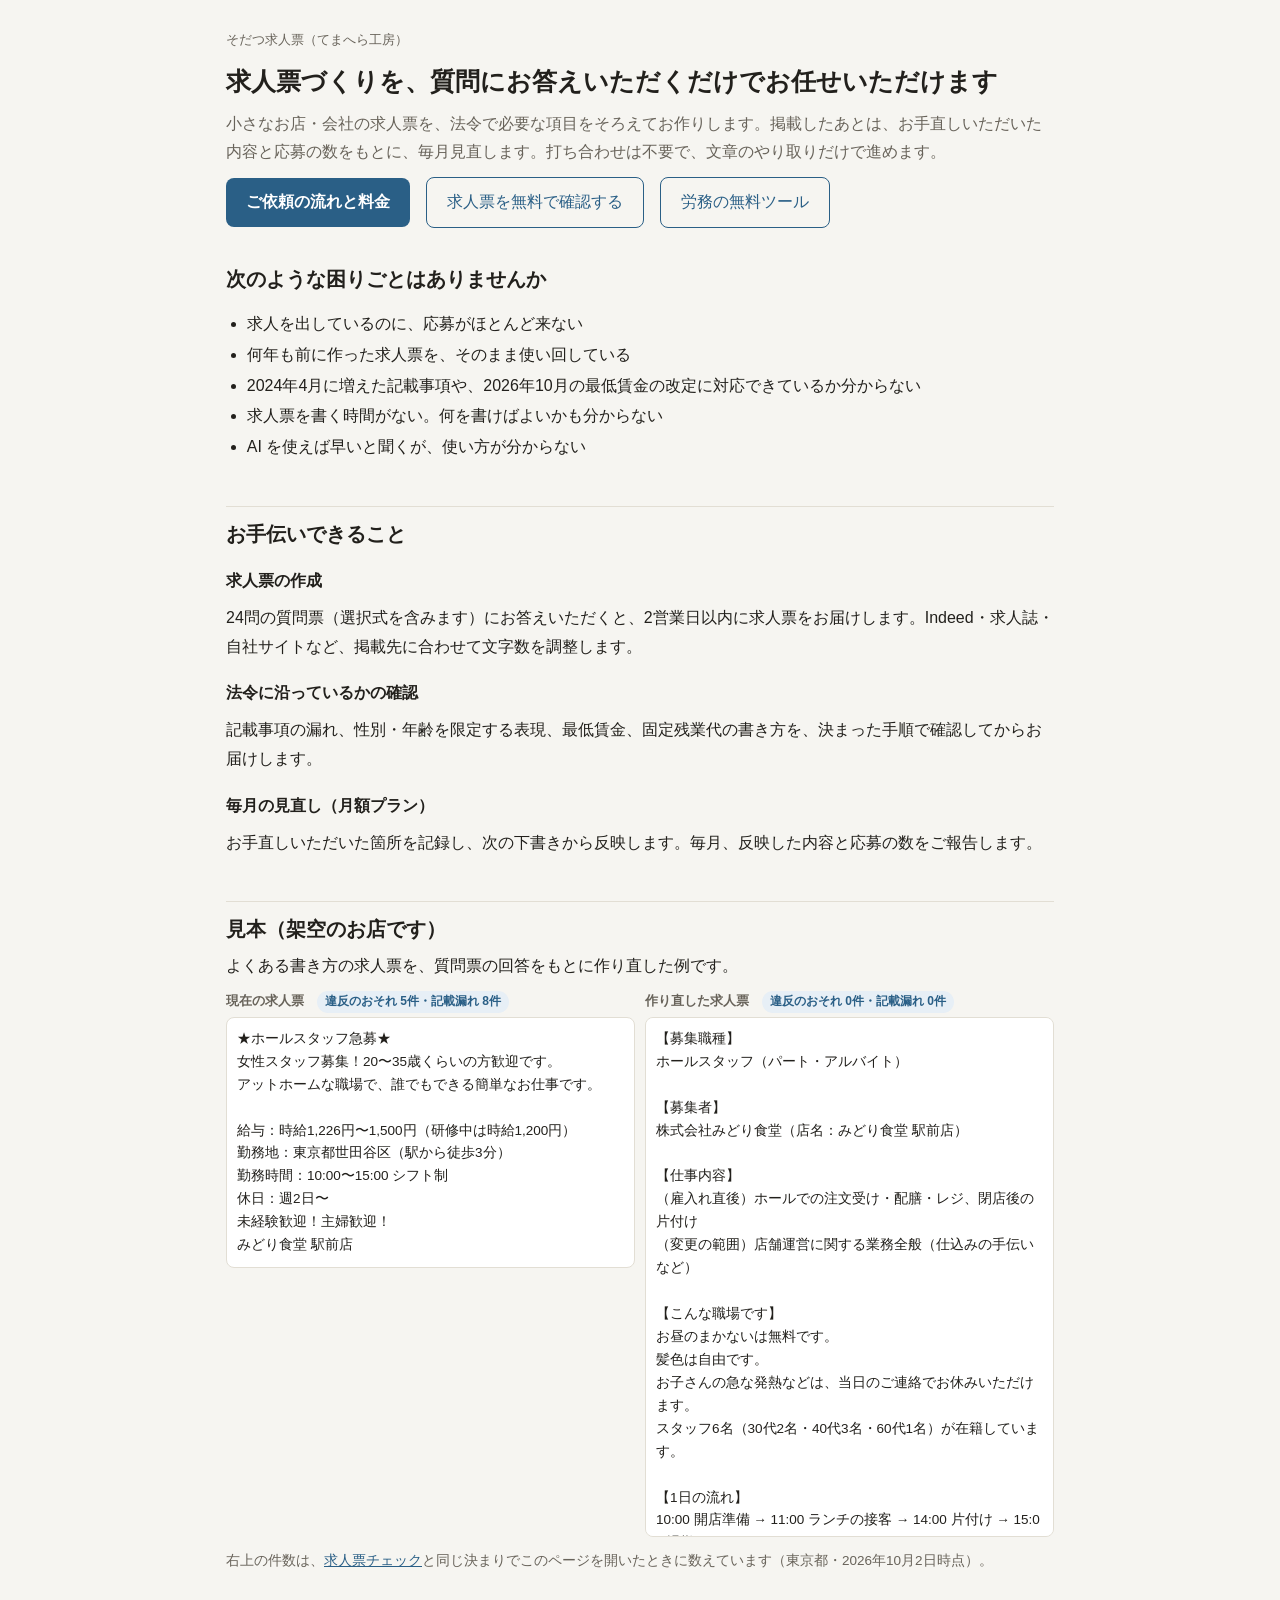
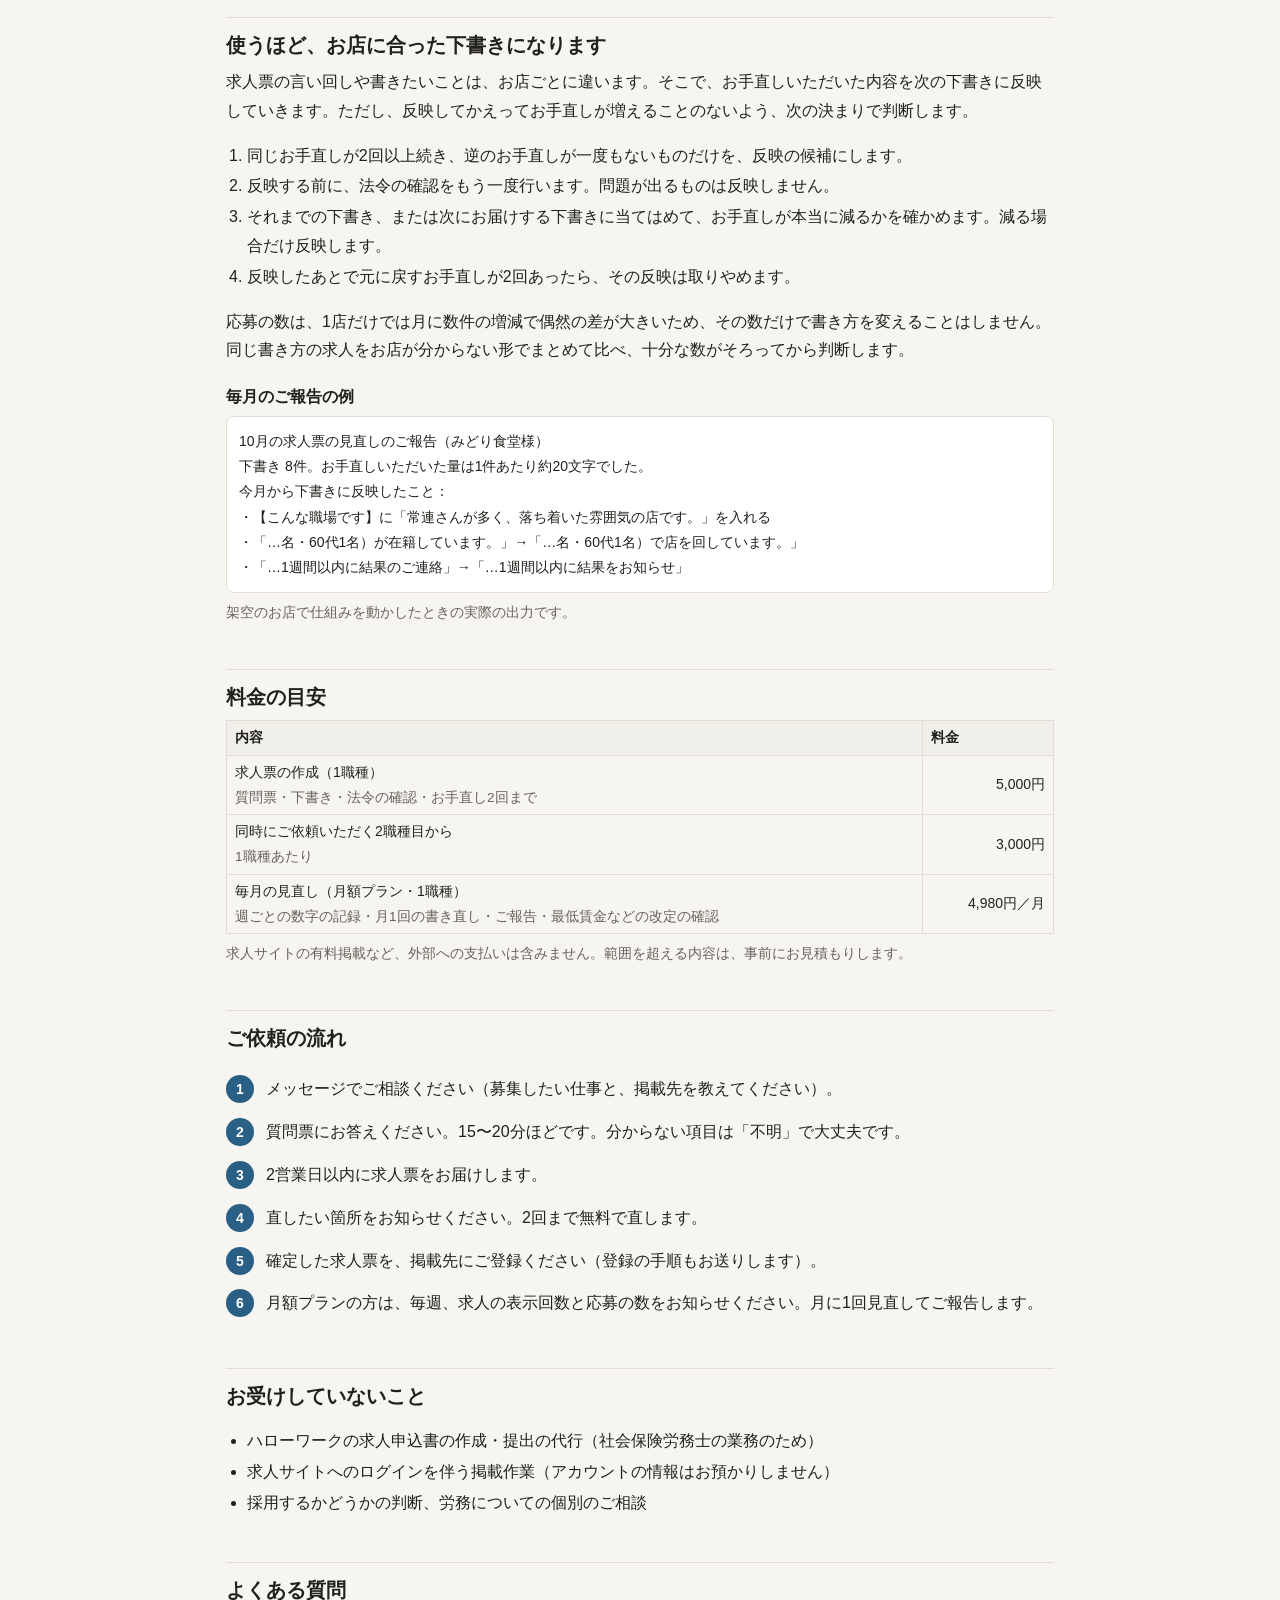
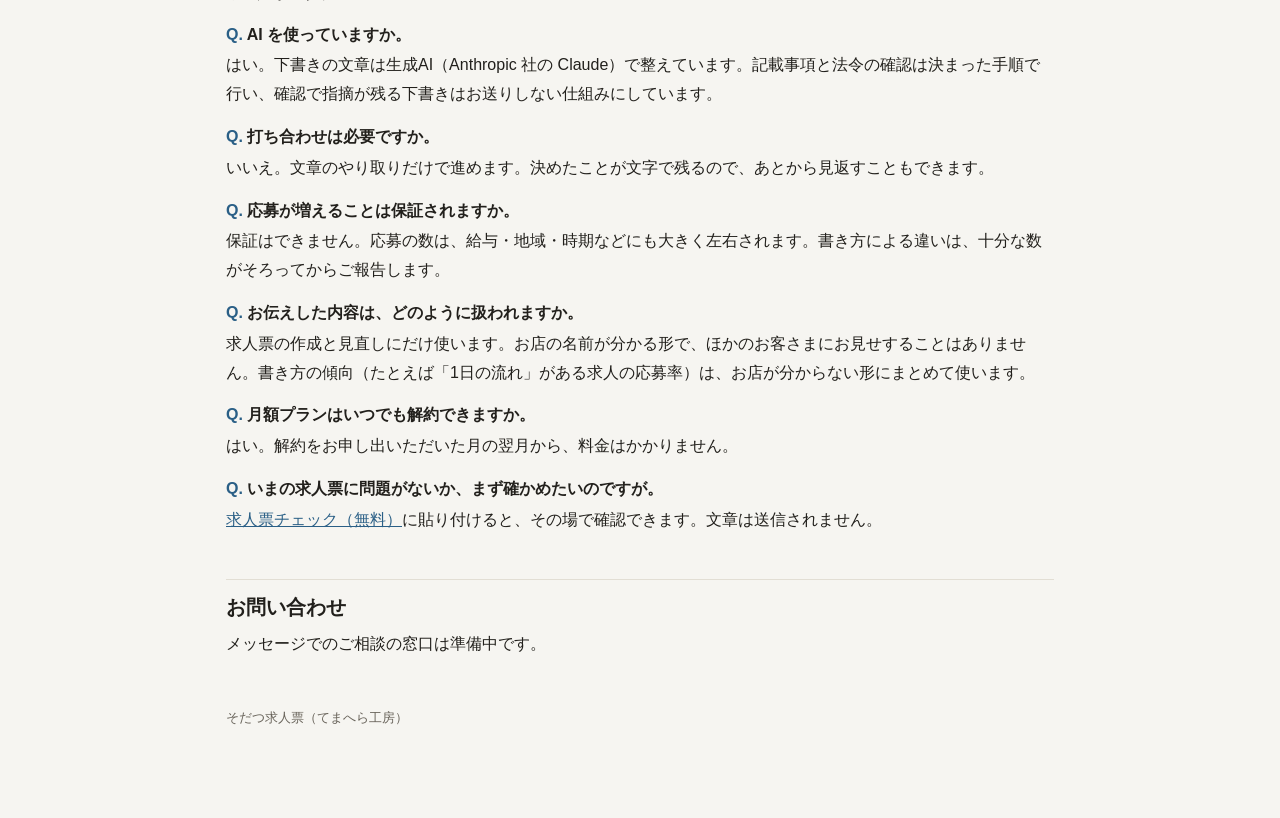
<file: kyujin/index.html>
<!doctype html>
<html lang="ja">
<head>
<meta charset="utf-8">
<meta name="viewport" content="width=device-width,initial-scale=1">
<title>そだつ求人票｜小さなお店・会社の求人票の作成と毎月の見直し</title>
<meta name="description" content="質問にお答えいただくだけで、法令で必要な項目をそろえた求人票をお作りします。掲載後はお手直しの内容と応募の数をもとに、毎月見直します。打ち合わせなし、文章のやり取りだけで進めます。">
<link rel="canonical" href="https://takaume1132-netizen.github.io/works/kyujin/">
<link rel="stylesheet" href="style.css">
</head>
<body>
<main>
<header class="top">そだつ求人票（てまへら工房）</header>
<h1>求人票づくりを、質問にお答えいただくだけでお任せいただけます</h1>
<p class="lead">小さなお店・会社の求人票を、法令で必要な項目をそろえてお作りします。掲載したあとは、お手直しいただいた内容と応募の数をもとに、毎月見直します。打ち合わせは不要で、文章のやり取りだけで進めます。</p>
<p class="row"><a class="btn" href="#order">ご依頼の流れと料金</a><a class="btn sub" href="check/">求人票を無料で確認する</a><a class="btn sub" href="tools/">労務の無料ツール</a></p>

<h2 class="first">次のような困りごとはありませんか</h2>
<ul>
<li>求人を出しているのに、応募がほとんど来ない</li>
<li>何年も前に作った求人票を、そのまま使い回している</li>
<li>2024年4月に増えた記載事項や、2026年10月の最低賃金の改定に対応できているか分からない</li>
<li>求人票を書く時間がない。何を書けばよいかも分からない</li>
<li>AI を使えば早いと聞くが、使い方が分からない</li>
</ul>

<h2>お手伝いできること</h2>
<h3>求人票の作成</h3>
<p>24問の質問票（選択式を含みます）にお答えいただくと、2営業日以内に求人票をお届けします。Indeed・求人誌・自社サイトなど、掲載先に合わせて文字数を調整します。</p>
<h3>法令に沿っているかの確認</h3>
<p>記載事項の漏れ、性別・年齢を限定する表現、最低賃金、固定残業代の書き方を、決まった手順で確認してからお届けします。</p>
<h3>毎月の見直し（月額プラン）</h3>
<p>お手直しいただいた箇所を記録し、次の下書きから反映します。毎月、反映した内容と応募の数をご報告します。</p>

<h2>見本（架空のお店です）</h2>
<p>よくある書き方の求人票を、質問票の回答をもとに作り直した例です。</p>
<div class="ba">
<div><div class="h">現在の求人票　<span class="tag" id="before-n"></span></div><pre id="before">★ホールスタッフ急募★
女性スタッフ募集！20〜35歳くらいの方歓迎です。
アットホームな職場で、誰でもできる簡単なお仕事です。

給与：時給1,226円〜1,500円（研修中は時給1,200円）
勤務地：東京都世田谷区（駅から徒歩3分）
勤務時間：10:00〜15:00 シフト制
休日：週2日〜
未経験歓迎！主婦歓迎！
みどり食堂 駅前店</pre></div>
<div><div class="h">作り直した求人票　<span class="tag" id="after-n"></span></div><pre id="after">【募集職種】
ホールスタッフ（パート・アルバイト）

【募集者】
株式会社みどり食堂（店名：みどり食堂 駅前店）

【仕事内容】
（雇入れ直後）ホールでの注文受け・配膳・レジ、閉店後の片付け
（変更の範囲）店舗運営に関する業務全般（仕込みの手伝いなど）

【こんな職場です】
お昼のまかないは無料です。
髪色は自由です。
お子さんの急な発熱などは、当日のご連絡でお休みいただけます。
スタッフ6名（30代2名・40代3名・60代1名）が在籍しています。

【1日の流れ】
10:00 開店準備 → 11:00 ランチの接客 → 14:00 片付け → 15:00 退勤

【給与】
時給1,300円（試用期間中も同額）
交通費：月2万円まで支給

【勤務地】
（雇入れ直後）東京都世田谷区○○1-2-3
（変更の範囲）変更なし

【勤務時間・休憩】
10:00〜15:00（週3日〜・シフト制）
休憩：6時間を超える日は45分

【休日】
シフト制（週2日以上）・年末年始

【時間外労働】
なし

【契約期間】
期間の定めあり（6か月）・契約の更新 有（勤務成績・業務量により判断）・更新上限 なし

【試用期間】
あり（1か月・条件は同じ）

【加入保険】
雇用保険・労災保険（条件を満たす場合は健康保険・厚生年金）

【受動喫煙対策】
屋内禁煙

【未経験の方へ】
最初の2週間は、先輩と同じシフトに入ります。

【応募後の流れ】
応募 → 3日以内にお電話 → 面接1回（30分・私服可） → 1週間以内に結果のご連絡

2026年10月2日 現在</pre></div>
</div>
<p class="muted">右上の件数は、<a href="check/">求人票チェック</a>と同じ決まりでこのページを開いたときに数えています（東京都・2026年10月2日時点）。</p>

<h2>使うほど、お店に合った下書きになります</h2>
<p>求人票の言い回しや書きたいことは、お店ごとに違います。そこで、お手直しいただいた内容を次の下書きに反映していきます。ただし、反映してかえってお手直しが増えることのないよう、次の決まりで判断します。</p>
<ol>
<li>同じお手直しが2回以上続き、逆のお手直しが一度もないものだけを、反映の候補にします。</li>
<li>反映する前に、法令の確認をもう一度行います。問題が出るものは反映しません。</li>
<li>それまでの下書き、または次にお届けする下書きに当てはめて、お手直しが本当に減るかを確かめます。減る場合だけ反映します。</li>
<li>反映したあとで元に戻すお手直しが2回あったら、その反映は取りやめます。</li>
</ol>
<p>応募の数は、1店だけでは月に数件の増減で偶然の差が大きいため、その数だけで書き方を変えることはしません。同じ書き方の求人をお店が分からない形でまとめて比べ、十分な数がそろってから判断します。</p>
<h3>毎月のご報告の例</h3>
<div class="report">10月の求人票の見直しのご報告（みどり食堂様）
下書き 8件。お手直しいただいた量は1件あたり約20文字でした。
今月から下書きに反映したこと：
・【こんな職場です】に「常連さんが多く、落ち着いた雰囲気の店です。」を入れる
・「…名・60代1名）が在籍しています。」→「…名・60代1名）で店を回しています。」
・「…1週間以内に結果のご連絡」→「…1週間以内に結果をお知らせ」</div>
<p class="muted">架空のお店で仕組みを動かしたときの実際の出力です。</p>

<h2 id="order">料金の目安</h2>
<div class="scroll"><table class="price">
<tr><th>内容</th><th>料金</th></tr>
<tr><td>求人票の作成（1職種）<br><span class="muted">質問票・下書き・法令の確認・お手直し2回まで</span></td><td>5,000円</td></tr>
<tr><td>同時にご依頼いただく2職種目から<br><span class="muted">1職種あたり</span></td><td>3,000円</td></tr>
<tr><td>毎月の見直し（月額プラン・1職種）<br><span class="muted">週ごとの数字の記録・月1回の書き直し・ご報告・最低賃金などの改定の確認</span></td><td>4,980円／月</td></tr>
</table></div>
<p class="muted">求人サイトの有料掲載など、外部への支払いは含みません。範囲を超える内容は、事前にお見積もりします。</p>

<h2>ご依頼の流れ</h2>
<ol class="flow">
<li>メッセージでご相談ください（募集したい仕事と、掲載先を教えてください）。</li>
<li>質問票にお答えください。15〜20分ほどです。分からない項目は「不明」で大丈夫です。</li>
<li>2営業日以内に求人票をお届けします。</li>
<li>直したい箇所をお知らせください。2回まで無料で直します。</li>
<li>確定した求人票を、掲載先にご登録ください（登録の手順もお送りします）。</li>
<li>月額プランの方は、毎週、求人の表示回数と応募の数をお知らせください。月に1回見直してご報告します。</li>
</ol>

<h2>お受けしていないこと</h2>
<ul>
<li>ハローワークの求人申込書の作成・提出の代行（社会保険労務士の業務のため）</li>
<li>求人サイトへのログインを伴う掲載作業（アカウントの情報はお預かりしません）</li>
<li>採用するかどうかの判断、労務についての個別のご相談</li>
</ul>

<h2>よくある質問</h2>
<dl class="faq">
<dt>AI を使っていますか。</dt>
<dd>はい。下書きの文章は生成AI（Anthropic 社の Claude）で整えています。記載事項と法令の確認は決まった手順で行い、確認で指摘が残る下書きはお送りしない仕組みにしています。</dd>
<dt>打ち合わせは必要ですか。</dt>
<dd>いいえ。文章のやり取りだけで進めます。決めたことが文字で残るので、あとから見返すこともできます。</dd>
<dt>応募が増えることは保証されますか。</dt>
<dd>保証はできません。応募の数は、給与・地域・時期などにも大きく左右されます。書き方による違いは、十分な数がそろってからご報告します。</dd>
<dt>お伝えした内容は、どのように扱われますか。</dt>
<dd>求人票の作成と見直しにだけ使います。お店の名前が分かる形で、ほかのお客さまにお見せすることはありません。書き方の傾向（たとえば「1日の流れ」がある求人の応募率）は、お店が分からない形にまとめて使います。</dd>
<dt>月額プランはいつでも解約できますか。</dt>
<dd>はい。解約をお申し出いただいた月の翌月から、料金はかかりません。</dd>
<dt>いまの求人票に問題がないか、まず確かめたいのですが。</dt>
<dd><a href="check/">求人票チェック（無料）</a>に貼り付けると、その場で確認できます。文章は送信されません。</dd>
</dl>

<h2>お問い合わせ</h2>
<p>メッセージでのご相談の窓口は準備中です。</p>

<footer>
<p>そだつ求人票（てまへら工房）</p>
</footer>
</main>
<script src="assets/minwage.js"></script>
<script src="assets/check.js"></script>
<script>
(function () {
  'use strict';
  [['before', 'before-n'], ['after', 'after-n']].forEach(function (x) {
    var r = KyujinCheck.check(document.getElementById(x[0]).textContent, {pref: '東京都', date: '2026-10-02'});
    document.getElementById(x[1]).textContent = '違反のおそれ ' + r.counts.law + '件・記載漏れ ' + r.counts.missing + '件';
  });
})();
</script>
</body>
</html>
</file>
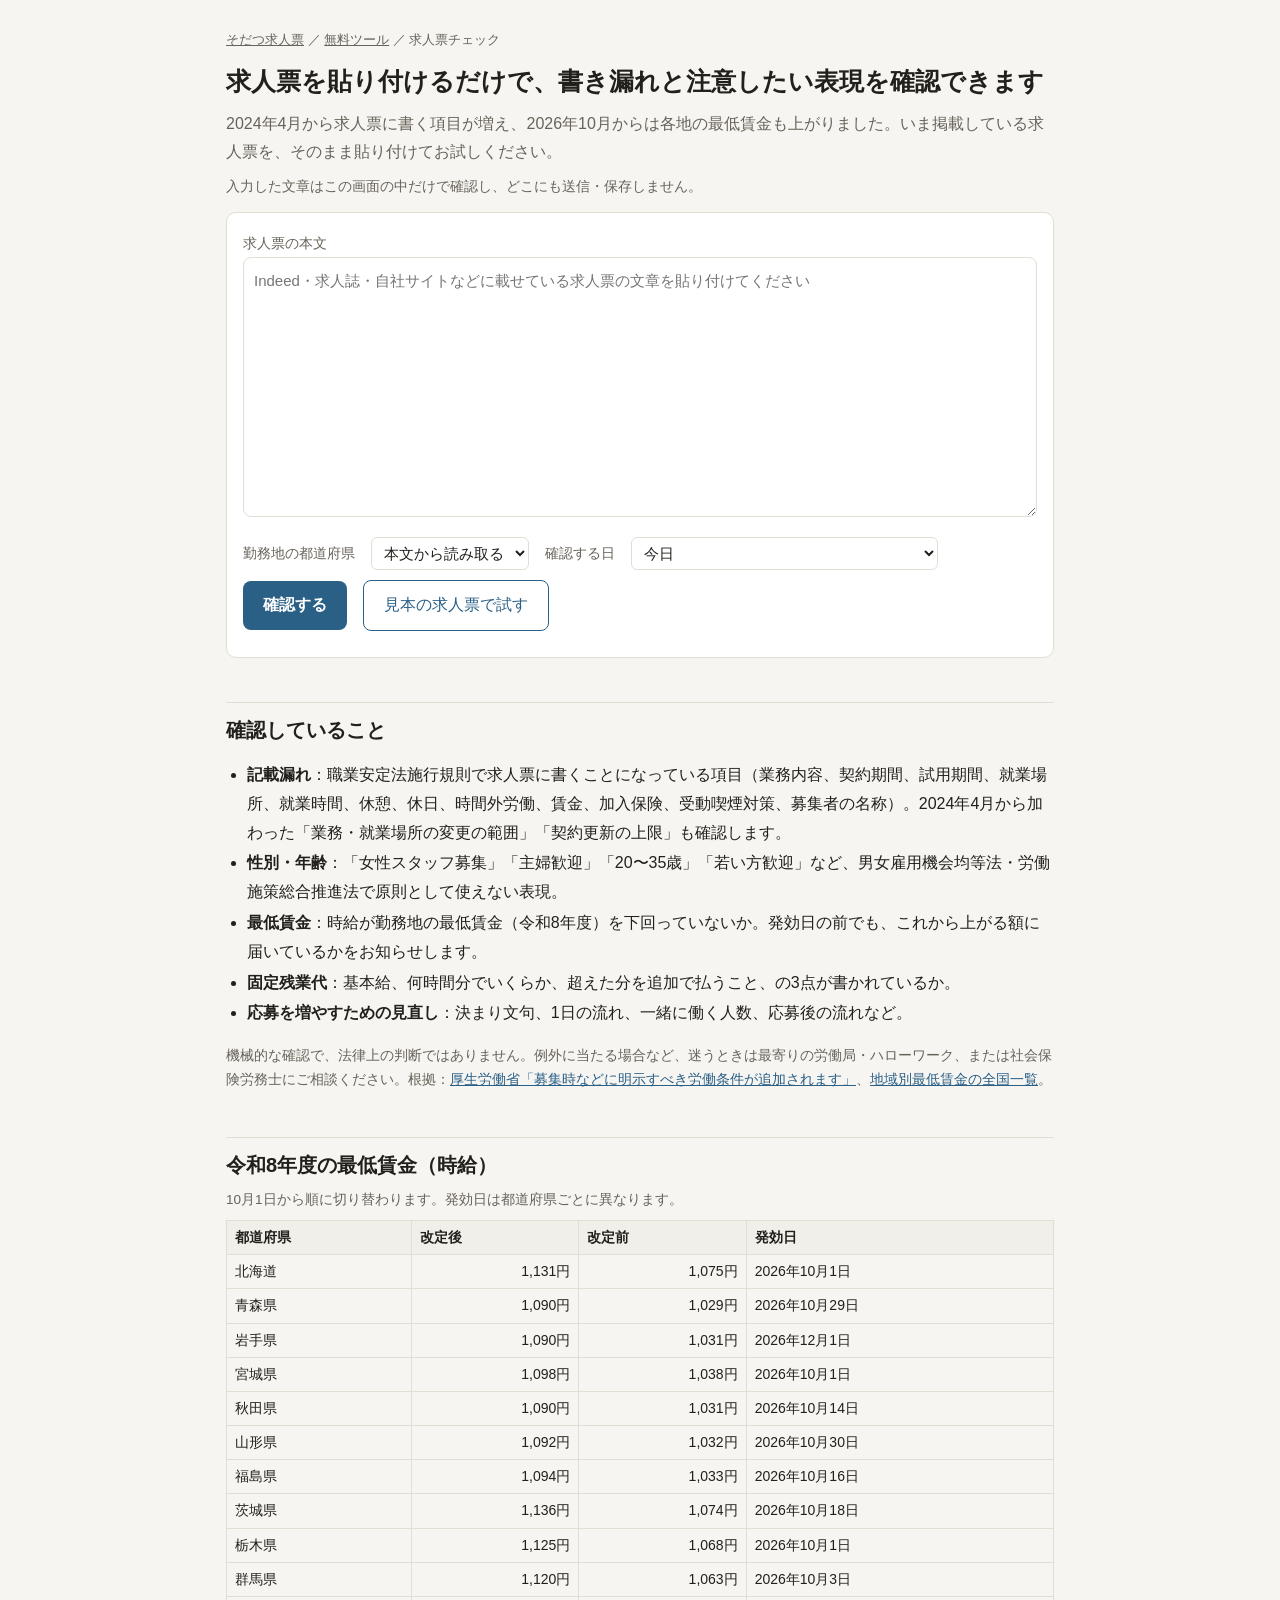
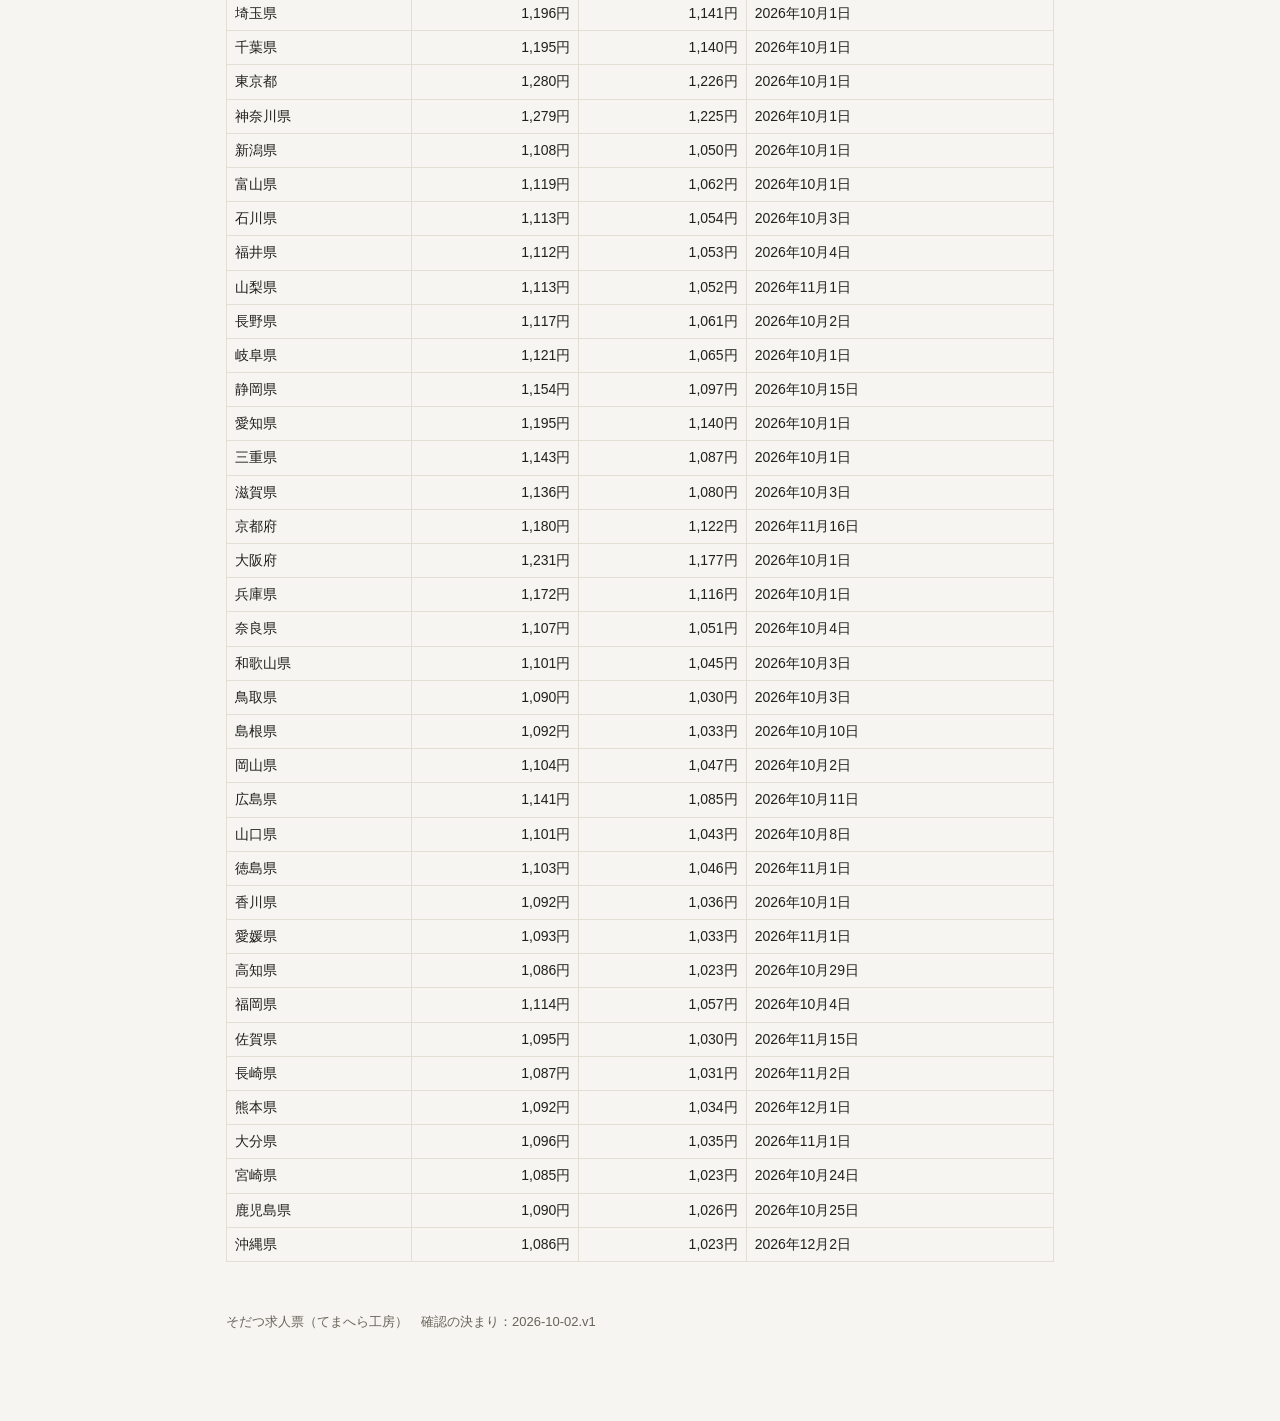
<file: kyujin/check/index.html>
<!doctype html>
<html lang="ja">
<head>
<meta charset="utf-8">
<meta name="viewport" content="width=device-width,initial-scale=1">
<title>求人票チェック（無料）｜書き漏れ・NG表現・最低賃金</title>
<meta name="description" content="求人票を貼り付けるだけで、2024年4月から必要になった記載事項の漏れ、性別・年齢を限定する表現、2026年10月からの最低賃金を確認できます。入力した文章は送信されません。">
<link rel="canonical" href="https://takaume1132-netizen.github.io/works/kyujin/check/">
<link rel="stylesheet" href="../style.css">
</head>
<body>
<main>
<header class="top"><a href="../">そだつ求人票</a> ／ <a href="../tools/">無料ツール</a> ／ 求人票チェック</header>
<h1>求人票を貼り付けるだけで、書き漏れと注意したい表現を確認できます</h1>
<p class="lead">2024年4月から求人票に書く項目が増え、2026年10月からは各地の最低賃金も上がりました。いま掲載している求人票を、そのまま貼り付けてお試しください。</p>
<p class="muted">入力した文章はこの画面の中だけで確認し、どこにも送信・保存しません。</p>

<div class="card">
<label for="txt">求人票の本文</label>
<textarea id="txt" placeholder="Indeed・求人誌・自社サイトなどに載せている求人票の文章を貼り付けてください"></textarea>
<div class="row">
<label for="pref">勤務地の都道府県</label>
<select id="pref"><option value="">本文から読み取る</option></select>
<label for="date">確認する日</label>
<select id="date"></select>
</div>
<div class="row">
<button class="btn" id="go">確認する</button>
<button class="btn sub" id="sample">見本の求人票で試す</button>
</div>
</div>

<section id="result" hidden>
<div class="counts">
<div class="c-law"><b id="n-law">0</b>違反のおそれ</div>
<div class="c-missing"><b id="n-missing">0</b>記載漏れ</div>
<div class="c-hint"><b id="n-hint">0</b>見直しのヒント</div>
</div>
<p class="muted" id="pref-note"></p>
<div id="list"></div>
<div class="cta">
<p><b>直した求人票の作成もお受けしています</b></p>
<p>質問にお答えいただくだけで、記載事項をそろえた求人票をお作りします。掲載後は応募の数を伺いながら、毎月の見直しも承ります。</p>
<p><a class="btn" href="../#order">サービスの内容を見る</a></p>
</div>
</section>

<h2>確認していること</h2>
<ul>
<li><b>記載漏れ</b>：職業安定法施行規則で求人票に書くことになっている項目（業務内容、契約期間、試用期間、就業場所、就業時間、休憩、休日、時間外労働、賃金、加入保険、受動喫煙対策、募集者の名称）。2024年4月から加わった「業務・就業場所の変更の範囲」「契約更新の上限」も確認します。</li>
<li><b>性別・年齢</b>：「女性スタッフ募集」「主婦歓迎」「20〜35歳」「若い方歓迎」など、男女雇用機会均等法・労働施策総合推進法で原則として使えない表現。</li>
<li><b>最低賃金</b>：時給が勤務地の最低賃金（令和8年度）を下回っていないか。発効日の前でも、これから上がる額に届いているかをお知らせします。</li>
<li><b>固定残業代</b>：基本給、何時間分でいくらか、超えた分を追加で払うこと、の3点が書かれているか。</li>
<li><b>応募を増やすための見直し</b>：決まり文句、1日の流れ、一緒に働く人数、応募後の流れなど。</li>
</ul>
<p class="muted">機械的な確認で、法律上の判断ではありません。例外に当たる場合など、迷うときは最寄りの労働局・ハローワーク、または社会保険労務士にご相談ください。根拠：<a href="https://www.mhlw.go.jp/content/001114110.pdf" rel="noopener">厚生労働省「募集時などに明示すべき労働条件が追加されます」</a>、<a href="https://www.mhlw.go.jp/stf/seisakunitsuite/bunya/koyou_roudou/roudoukijun/minimumichiran/" rel="noopener">地域別最低賃金の全国一覧</a>。</p>

<h2>令和8年度の最低賃金（時給）</h2>
<p class="muted">10月1日から順に切り替わります。発効日は都道府県ごとに異なります。</p>
<div class="scroll"><table id="mw"><thead><tr><th>都道府県</th><th>改定後</th><th>改定前</th><th>発効日</th></tr></thead><tbody></tbody></table></div>

<footer>
<p>そだつ求人票（てまへら工房）　確認の決まり：2026-10-02.v1</p>
</footer>
</main>

<script src="../assets/minwage.js"></script>
<script src="../assets/check.js"></script>
<script>
(function () {
  'use strict';
  var $ = function (id) { return document.getElementById(id); };
  var SAMPLE = '★ホールスタッフ急募★\n女性スタッフ募集！20〜35歳くらいの方歓迎です。\nアットホームな職場で、誰でもできる簡単なお仕事です。\n\n給与：時給1,226円〜1,500円（研修中は時給1,200円）\n勤務地：東京都世田谷区（駅から徒歩3分）\n勤務時間：10:00〜15:00 シフト制\n休日：週2日〜\n未経験歓迎！主婦歓迎！\n';
  var NAMES = {law: '違反のおそれ', missing: '記載漏れ', hint: '見直しのヒント'};

  KyujinMinWage.prefs().forEach(function (p) {
    var o = document.createElement('option'); o.value = p; o.textContent = p; $('pref').appendChild(o);
  });
  var today = new Date(), iso = function (d) { return d.getFullYear() + '-' + ('0' + (d.getMonth() + 1)).slice(-2) + '-' + ('0' + d.getDate()).slice(-2); };
  [['今日', iso(today)], ['2026年12月2日（全都道府県の改定後）', '2026-12-02']].forEach(function (x) {
    var o = document.createElement('option'); o.value = x[1]; o.textContent = x[0]; $('date').appendChild(o);
  });

  function el(tag, cls, text) { var e = document.createElement(tag); if (cls) e.className = cls; if (text) e.textContent = text; return e; }

  function run() {
    var r = KyujinCheck.check($('txt').value, {pref: $('pref').value || null, date: $('date').value});
    $('result').hidden = false;
    ['law', 'missing', 'hint'].forEach(function (k) { $('n-' + k).textContent = r.counts[k]; });
    $('pref-note').textContent = r.prefs.length ? '勤務地：' + r.prefs.join('・') + ' として確認しました。' : '勤務地の都道府県が分からないため、最低賃金は確認していません（上で選べます）。';
    var list = $('list'); list.textContent = '';
    if (!r.findings.length) { list.appendChild(el('p', '', '気になる点は見つかりませんでした。')); }
    ['law', 'missing', 'hint'].forEach(function (lv) {
      var fs = r.findings.filter(function (f) { return f.level === lv; });
      if (!fs.length) return;
      list.appendChild(el('div', 'group-title', NAMES[lv] + '（' + fs.length + '件）'));
      fs.forEach(function (f) {
        var box = el('div', 'f ' + lv);
        box.appendChild(el('div', 't', f.title));
        if (f.where) box.appendChild(el('div', 'w', f.where));
        box.appendChild(el('div', 'd', f.detail));
        box.appendChild(el('div', 'x', f.fix));
        list.appendChild(box);
      });
    });
    $('result').scrollIntoView({behavior: 'smooth', block: 'start'});
  }

  $('go').addEventListener('click', run);
  $('sample').addEventListener('click', function () { $('txt').value = SAMPLE; run(); });

  var tb = document.querySelector('#mw tbody');
  KyujinMinWage.prefs().forEach(function (p) {
    var before = KyujinMinWage.at(p, '2000-01-01'), tr = document.createElement('tr');
    var d = before.nextDate.split('-');
    [p, before.next.toLocaleString('ja-JP') + '円', before.current.toLocaleString('ja-JP') + '円', d[0] + '年' + (+d[1]) + '月' + (+d[2]) + '日'].forEach(function (v, i) {
      var td = el('td', i === 1 || i === 2 ? 'n' : '', v); tr.appendChild(td);
    });
    tb.appendChild(tr);
  });
})();
</script>
</body>
</html>
</file>
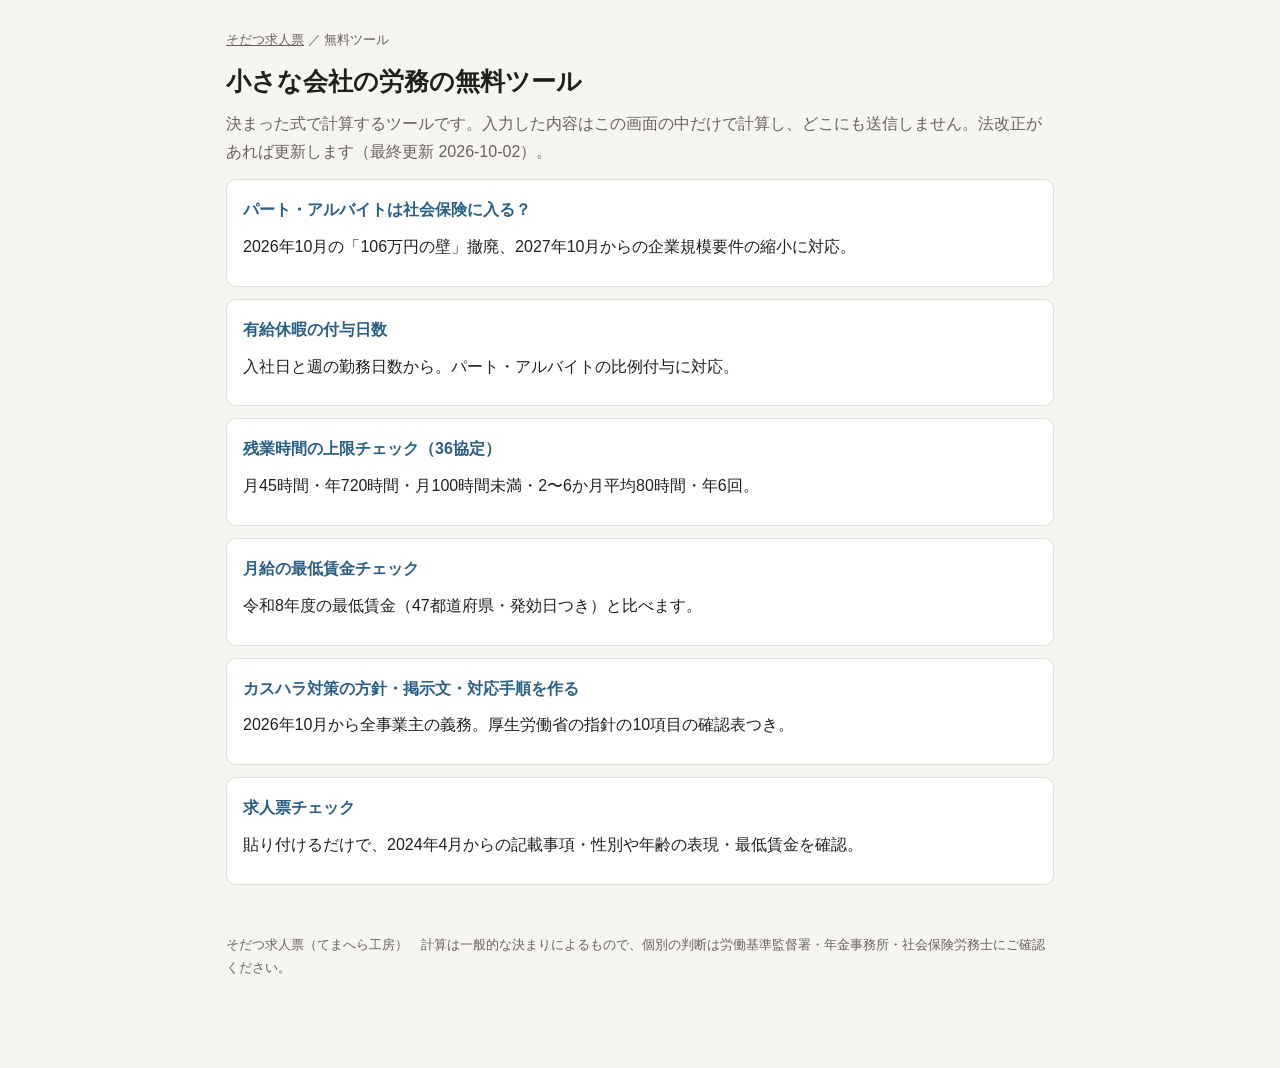
<file: kyujin/tools/index.html>
<!doctype html>
<html lang="ja">
<head>
<meta charset="utf-8">
<meta name="viewport" content="width=device-width,initial-scale=1">
<title>小さな会社の労務の無料ツール｜社会保険・有給・残業・最低賃金・カスハラ・求人票</title>
<meta name="description" content="パートの社会保険の加入判定、有給休暇の付与日数、残業時間の上限、月給の最低賃金、求人票の書き漏れを、無料で確かめられるツール集です。入力した内容は送信されません。">
<link rel="canonical" href="https://takaume1132-netizen.github.io/works/kyujin/tools/">
<link rel="stylesheet" href="../style.css">
</head>
<body>
<main>
<header class="top"><a href="../">そだつ求人票</a> ／ 無料ツール</header>
<h1>小さな会社の労務の無料ツール</h1>
<p class="lead">決まった式で計算するツールです。入力した内容はこの画面の中だけで計算し、どこにも送信しません。法改正があれば更新します（最終更新 2026-10-02）。</p>
<div class="card"><h3><a href="shaho/">パート・アルバイトは社会保険に入る？</a></h3><p>2026年10月の「106万円の壁」撤廃、2027年10月からの企業規模要件の縮小に対応。</p></div>
<div class="card"><h3><a href="yukyu/">有給休暇の付与日数</a></h3><p>入社日と週の勤務日数から。パート・アルバイトの比例付与に対応。</p></div>
<div class="card"><h3><a href="zangyo/">残業時間の上限チェック（36協定）</a></h3><p>月45時間・年720時間・月100時間未満・2〜6か月平均80時間・年6回。</p></div>
<div class="card"><h3><a href="gekkyu/">月給の最低賃金チェック</a></h3><p>令和8年度の最低賃金（47都道府県・発効日つき）と比べます。</p></div>
<div class="card"><h3><a href="kasuhara/">カスハラ対策の方針・掲示文・対応手順を作る</a></h3><p>2026年10月から全事業主の義務。厚生労働省の指針の10項目の確認表つき。</p></div>
<div class="card"><h3><a href="../check/">求人票チェック</a></h3><p>貼り付けるだけで、2024年4月からの記載事項・性別や年齢の表現・最低賃金を確認。</p></div>
<footer><p>そだつ求人票（てまへら工房）　計算は一般的な決まりによるもので、個別の判断は労働基準監督署・年金事務所・社会保険労務士にご確認ください。</p></footer>
</main>
</body>
</html>
</file>
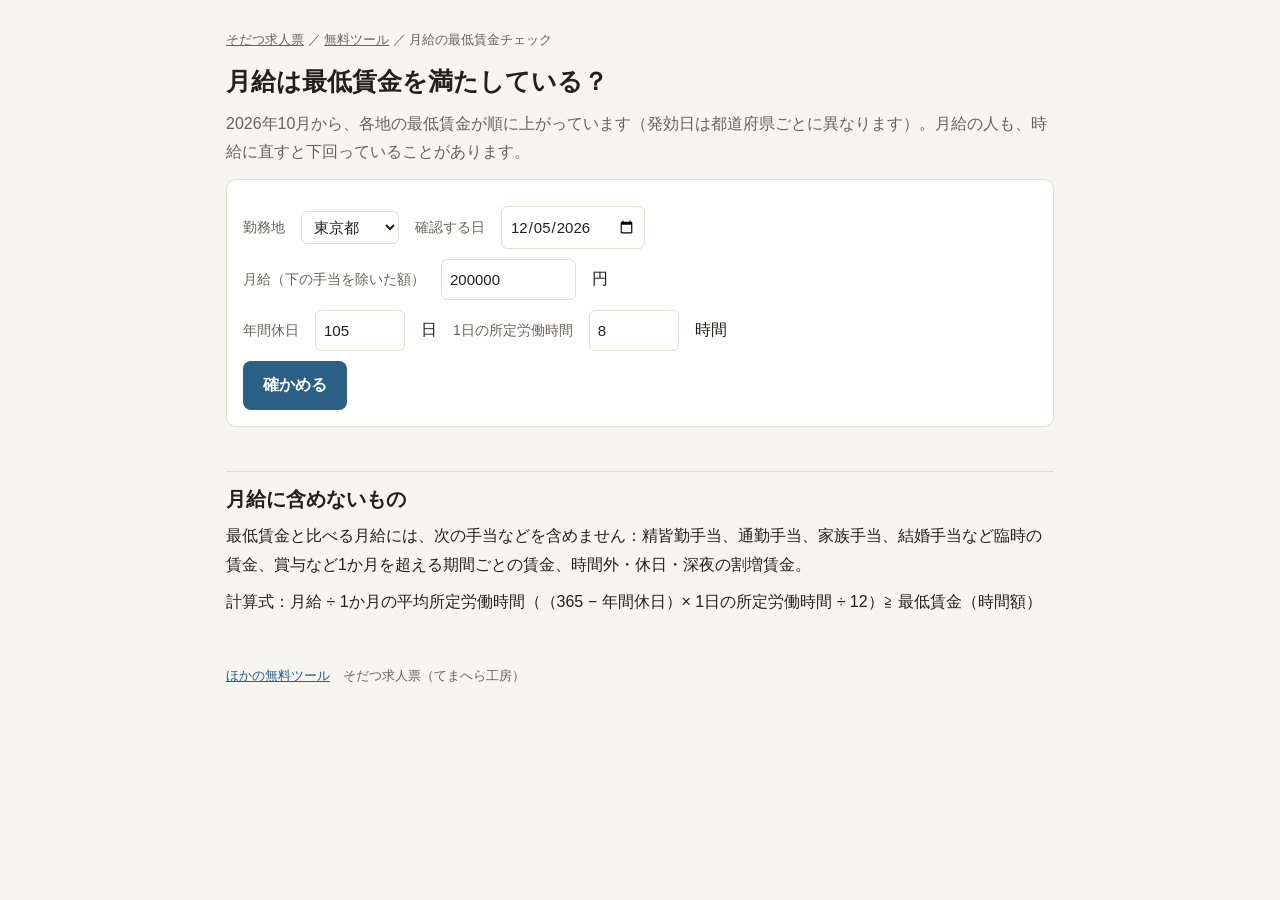
<file: kyujin/tools/gekkyu/index.html>
<!doctype html>
<html lang="ja">
<head>
<meta charset="utf-8">
<meta name="viewport" content="width=device-width,initial-scale=1">
<title>月給の最低賃金チェック｜令和8年度・47都道府県の発効日に対応</title>
<meta name="description" content="月給・年間休日・1日の労働時間を入れると、時給に直して地域別最低賃金（令和8年度）を満たしているかを確かめます。最低賃金を満たすのに必要な月給も表示します。">
<link rel="canonical" href="https://takaume1132-netizen.github.io/works/kyujin/tools/gekkyu/">
<link rel="stylesheet" href="../../style.css">
</head>
<body>
<main>
<header class="top"><a href="../../">そだつ求人票</a> ／ <a href="../">無料ツール</a> ／ 月給の最低賃金チェック</header>
<h1>月給は最低賃金を満たしている？</h1>
<p class="lead">2026年10月から、各地の最低賃金が順に上がっています（発効日は都道府県ごとに異なります）。月給の人も、時給に直すと下回っていることがあります。</p>

<div class="card">
<div class="row"><label for="pref">勤務地</label><select id="pref"></select><label for="date">確認する日</label><input id="date" type="date"></div>
<div class="row"><label for="pay">月給（下の手当を除いた額）</label><input id="pay" type="number" min="0" step="1000" value="200000" style="width:9em"> 円</div>
<div class="row"><label for="hol">年間休日</label><input id="hol" type="number" min="0" max="365" value="105" style="width:6em"> 日
<label for="dh">1日の所定労働時間</label><input id="dh" type="number" min="0" step="0.25" value="8" style="width:6em"> 時間</div>
<button class="btn" id="go">確かめる</button>
</div>

<section id="result" hidden>
<div class="cta"><p id="main" style="font-size:20px;font-weight:600"></p><p id="sub"></p></div>
</section>

<h2>月給に含めないもの</h2>
<p>最低賃金と比べる月給には、次の手当などを含めません：精皆勤手当、通勤手当、家族手当、結婚手当など臨時の賃金、賞与など1か月を超える期間ごとの賃金、時間外・休日・深夜の割増賃金。</p>
<p>計算式：月給 ÷ 1か月の平均所定労働時間（（365 − 年間休日）× 1日の所定労働時間 ÷ 12）≧ 最低賃金（時間額）</p>

<footer><p><a href="../">ほかの無料ツール</a>　そだつ求人票（てまへら工房）</p></footer>
</main>
<script src="../../assets/minwage.js"></script>
<script src="../../assets/tools.js"></script>
<script>
(function () {
  'use strict';
  var $ = function (id) { return document.getElementById(id); };
  KyujinMinWage.prefs().forEach(function (p) { var o = document.createElement('option'); o.value = p; o.textContent = p; $('pref').appendChild(o); });
  $('pref').value = '東京都';
  var d = new Date();
  $('date').value = d.getFullYear() + '-' + ('0' + (d.getMonth() + 1)).slice(-2) + '-' + ('0' + d.getDate()).slice(-2);
  function yen(n) { return Number(n).toLocaleString('ja-JP'); }
  function jd(s) { var p = s.split('-'); return p[0] + '年' + (+p[1]) + '月' + (+p[2]) + '日'; }
  $('go').addEventListener('click', function () {
    var r = KyujinTools.gekkyu({pay: +$('pay').value, yearHolidays: +$('hol').value, dayHours: +$('dh').value, pref: $('pref').value, date: $('date').value});
    $('result').hidden = false;
    if (!r) { $('main').textContent = '年間休日と1日の労働時間を入れてください。'; $('sub').textContent = ''; return; }
    var mw = r.minwage;
    $('main').textContent = '時給に直すと 約' + yen(Math.floor(r.hourly)) + '円（' + mw.pref + 'の最低賃金 ' + yen(mw.current) + '円）：' + (r.ok ? '満たしています' : '下回っています');
    var s = '1か月の平均所定労働時間は ' + r.monthHours + '時間です。';
    if (!r.ok) s += '最低賃金を満たすには、月給 ' + yen(r.needPay) + '円以上が必要です。';
    if (mw.next) s += jd(mw.nextDate) + 'からは ' + yen(mw.next) + '円に上がります' + (r.okNext ? '（その後も満たしています）。' : '。その日以降は月給 ' + yen(r.needPayNext) + '円以上が必要です。');
    $('sub').textContent = s;
  });
})();
</script>
</body>
</html>
</file>
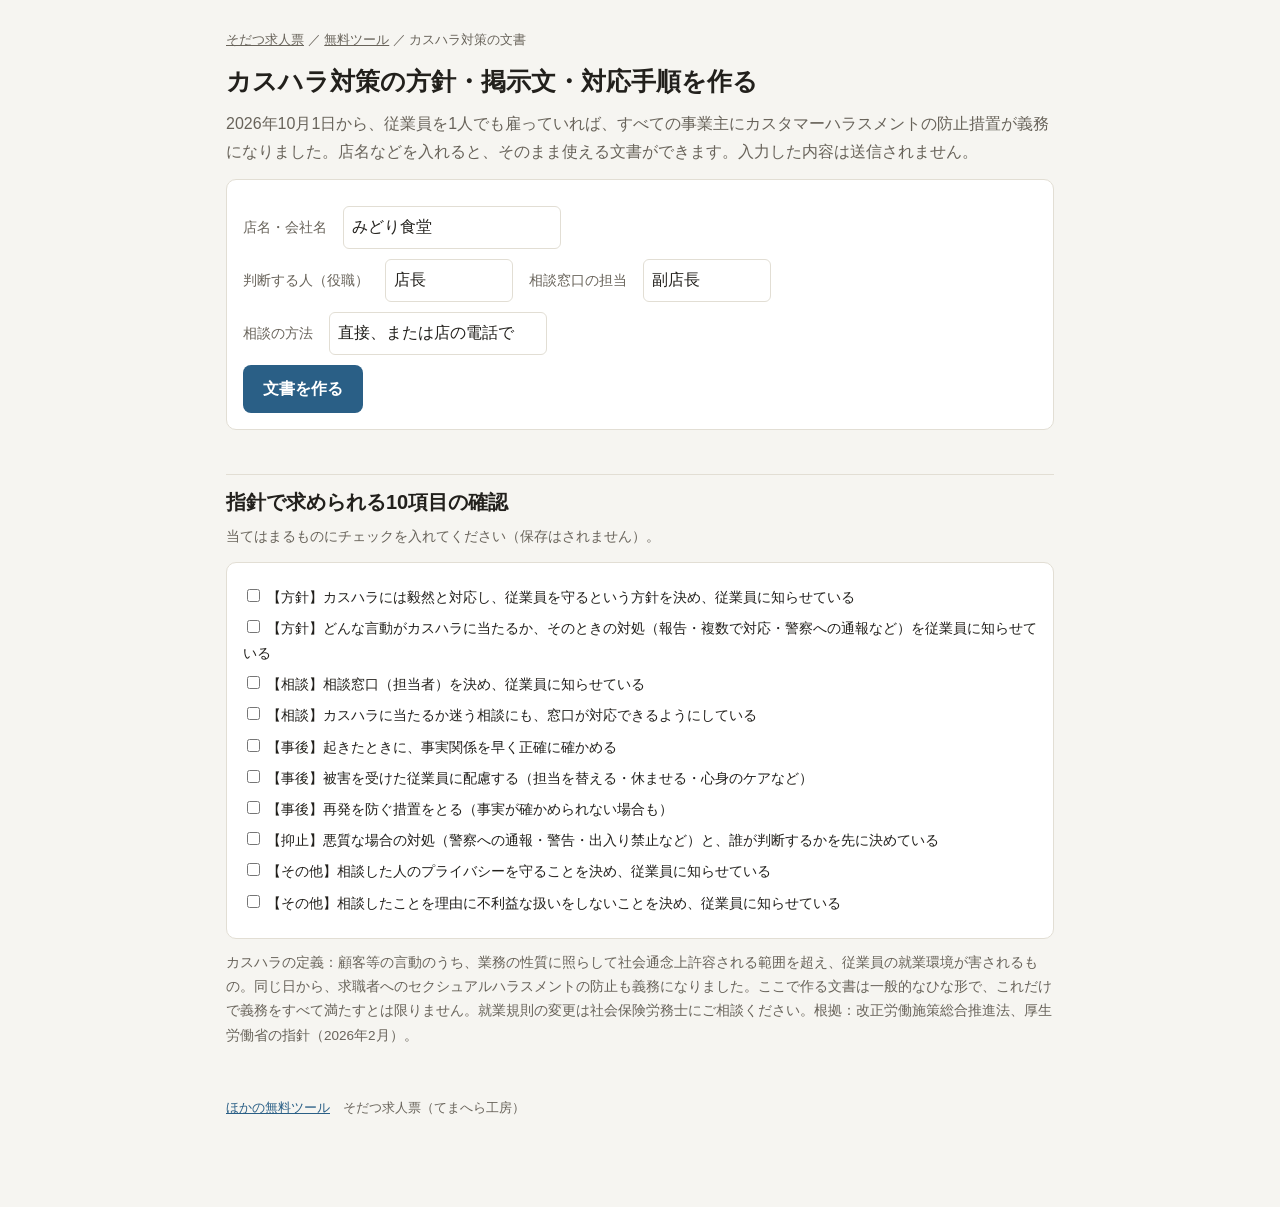
<file: kyujin/tools/kasuhara/index.html>
<!doctype html>
<html lang="ja">
<head>
<meta charset="utf-8">
<meta name="viewport" content="width=device-width,initial-scale=1">
<title>カスハラ対策の方針・掲示文・対応手順を作る｜2026年10月の義務化（小さなお店向け・無料）</title>
<meta name="description" content="2026年10月1日から、従業員が1人でもいれば全ての事業主にカスハラ対策が義務になりました。店名などを入れると、方針・お客さま向けの掲示文・従業員向けの対応手順・相談窓口の周知文ができます。厚生労働省の指針の10項目の確認表つき。">
<link rel="canonical" href="https://takaume1132-netizen.github.io/works/kyujin/tools/kasuhara/">
<link rel="stylesheet" href="../../style.css">
</head>
<body>
<main>
<header class="top"><a href="../../">そだつ求人票</a> ／ <a href="../">無料ツール</a> ／ カスハラ対策の文書</header>
<h1>カスハラ対策の方針・掲示文・対応手順を作る</h1>
<p class="lead">2026年10月1日から、従業員を1人でも雇っていれば、すべての事業主にカスタマーハラスメントの防止措置が義務になりました。店名などを入れると、そのまま使える文書ができます。入力した内容は送信されません。</p>

<div class="card">
<div class="row"><label for="nm">店名・会社名</label><input id="nm" type="text" value="みどり食堂" style="padding:6px 8px;border:1px solid var(--line);border-radius:6px;font:inherit;background:var(--card);color:var(--ink)"></div>
<div class="row"><label for="bs">判断する人（役職）</label><input id="bs" type="text" value="店長" style="width:8em;padding:6px 8px;border:1px solid var(--line);border-radius:6px;font:inherit;background:var(--card);color:var(--ink)">
<label for="dk">相談窓口の担当</label><input id="dk" type="text" value="副店長" style="width:8em;padding:6px 8px;border:1px solid var(--line);border-radius:6px;font:inherit;background:var(--card);color:var(--ink)"></div>
<div class="row"><label for="ct">相談の方法</label><input id="ct" type="text" value="直接、または店の電話で" style="padding:6px 8px;border:1px solid var(--line);border-radius:6px;font:inherit;background:var(--card);color:var(--ink)"></div>
<button class="btn" id="go">文書を作る</button>
</div>

<section id="out" hidden></section>

<h2>指針で求められる10項目の確認</h2>
<p class="muted">当てはまるものにチェックを入れてください（保存はされません）。</p>
<div id="checks" class="card"></div>
<p id="score" class="muted"></p>

<p class="muted">カスハラの定義：顧客等の言動のうち、業務の性質に照らして社会通念上許容される範囲を超え、従業員の就業環境が害されるもの。同じ日から、求職者へのセクシュアルハラスメントの防止も義務になりました。ここで作る文書は一般的なひな形で、これだけで義務をすべて満たすとは限りません。就業規則の変更は社会保険労務士にご相談ください。根拠：改正労働施策総合推進法、厚生労働省の指針（2026年2月）。</p>

<footer><p><a href="../">ほかの無料ツール</a>　そだつ求人票（てまへら工房）</p></footer>
</main>
<script src="../../assets/tools.js"></script>
<script>
(function () {
  'use strict';
  var $ = function (id) { return document.getElementById(id); };
  function block(title, text) {
    var d = document.createElement('div'); d.className = 'card';
    var h = document.createElement('h3'); h.textContent = title; d.appendChild(h);
    var p = document.createElement('pre'); p.className = 'report'; p.textContent = text; d.appendChild(p);
    var b = document.createElement('button'); b.className = 'btn sub'; b.textContent = 'コピーする';
    b.addEventListener('click', function () {
      navigator.clipboard && navigator.clipboard.writeText(text).then(function () { b.textContent = 'コピーしました'; });
    });
    d.appendChild(b);
    return d;
  }
  $('go').addEventListener('click', function () {
    var r = KyujinTools.kasuhara({name: $('nm').value.trim(), boss: $('bs').value.trim(), desk: $('dk').value.trim(), contact: $('ct').value.trim()});
    var out = $('out'); out.textContent = ''; out.hidden = false;
    out.appendChild(block('1. 方針（従業員に知らせる・社内に貼る）', r.policy));
    out.appendChild(block('2. お客さま向けの掲示文（店頭・ホームページ）', r.notice));
    out.appendChild(block('3. 対応の手順（従業員向け）', r.steps));
    out.appendChild(block('4. 相談窓口の周知文', r.desk));
    out.appendChild(block('5. 記録票', r.record));
  });
  var box = $('checks');
  KyujinTools.KASUHARA_CHECKS.forEach(function (c, i) {
    var l = document.createElement('label'); l.style.display = 'block'; l.style.margin = '6px 0'; l.style.color = 'var(--ink)';
    var cb = document.createElement('input'); cb.type = 'checkbox'; cb.className = 'kc';
    l.appendChild(cb); l.appendChild(document.createTextNode(' 【' + c[0] + '】' + c[1]));
    box.appendChild(l);
  });
  box.addEventListener('change', function () {
    var n = document.querySelectorAll('.kc:checked').length;
    $('score').textContent = '10項目中 ' + n + '項目 できています。' + (n < 10 ? '上の「文書を作る」で、方針・周知・窓口の文書を用意できます。' : '');
  });
})();
</script>
</body>
</html>
</file>
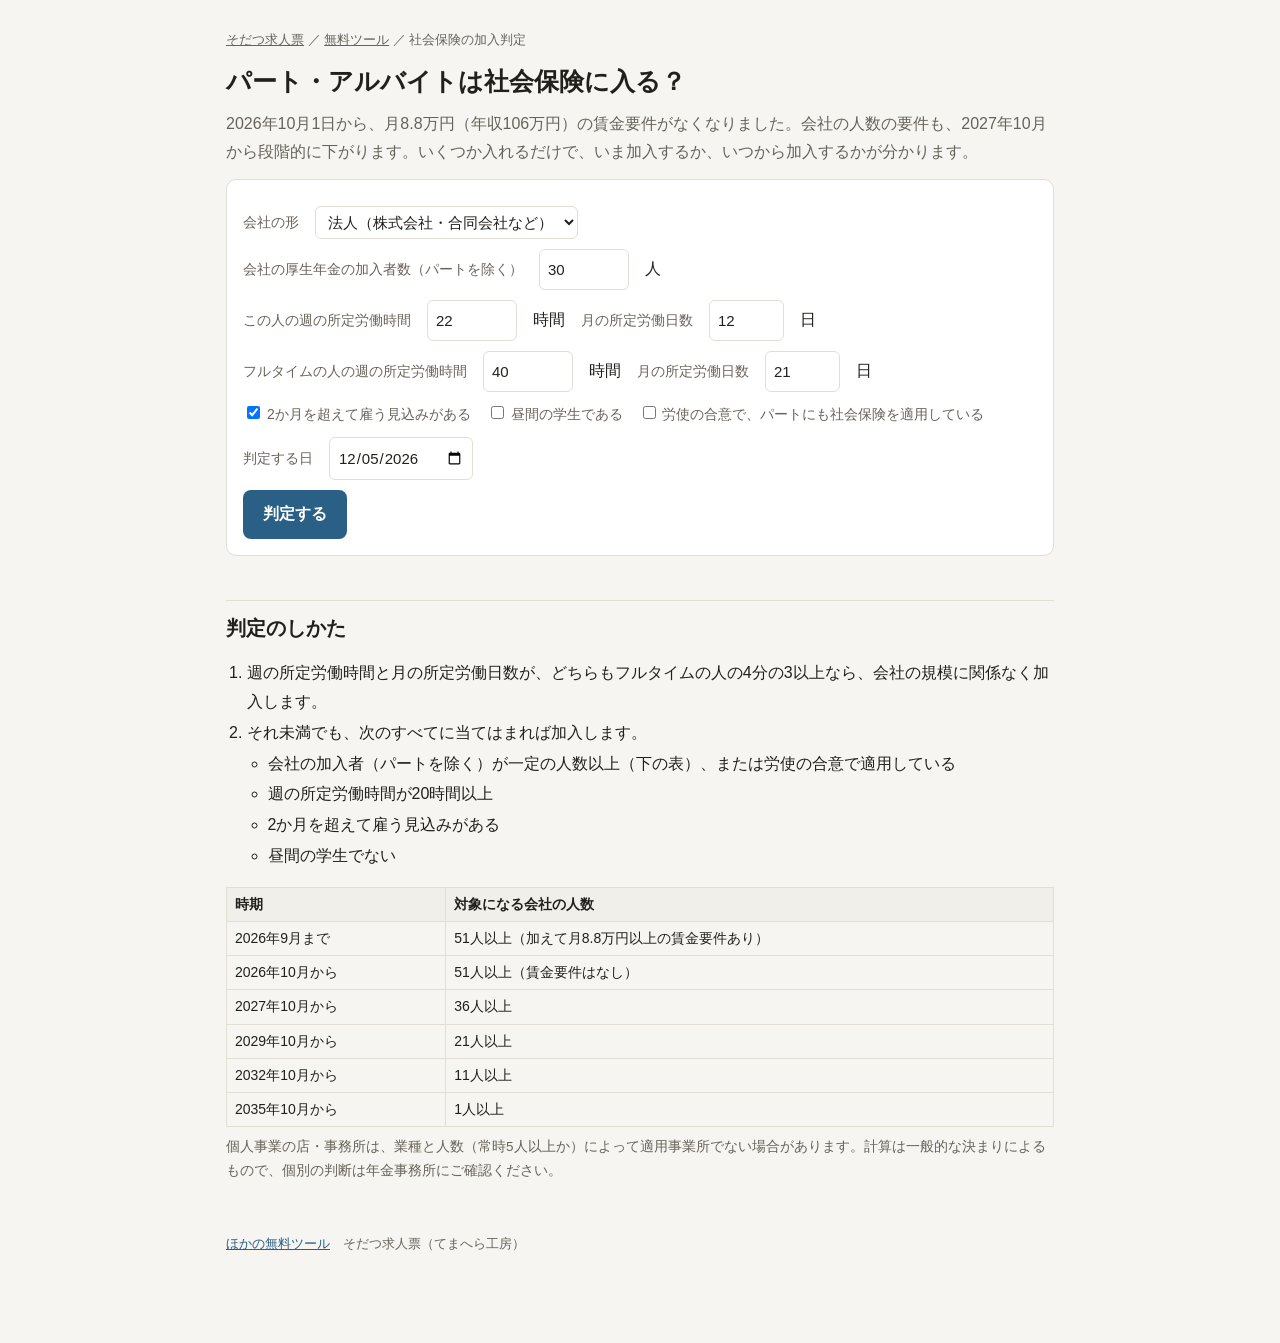
<file: kyujin/tools/shaho/index.html>
<!doctype html>
<html lang="ja">
<head>
<meta charset="utf-8">
<meta name="viewport" content="width=device-width,initial-scale=1">
<title>パート・アルバイトは社会保険に入る？判定ツール｜2026年10月「106万円の壁」撤廃に対応</title>
<meta name="description" content="週の労働時間・会社の人数などを入れると、パート・アルバイトが厚生年金・健康保険に加入するかを判定します。2026年10月の賃金要件（106万円の壁）撤廃と、2027年10月からの企業規模要件の段階的な縮小に対応。">
<link rel="canonical" href="https://takaume1132-netizen.github.io/works/kyujin/tools/shaho/">
<link rel="stylesheet" href="../../style.css">
</head>
<body>
<main>
<header class="top"><a href="../../">そだつ求人票</a> ／ <a href="../">無料ツール</a> ／ 社会保険の加入判定</header>
<h1>パート・アルバイトは社会保険に入る？</h1>
<p class="lead">2026年10月1日から、月8.8万円（年収106万円）の賃金要件がなくなりました。会社の人数の要件も、2027年10月から段階的に下がります。いくつか入れるだけで、いま加入するか、いつから加入するかが分かります。</p>

<div class="card">
<div class="row"><label for="corp">会社の形</label>
<select id="corp"><option value="1">法人（株式会社・合同会社など）</option><option value="0">個人事業</option></select></div>
<div class="row"><label for="emp">会社の厚生年金の加入者数（パートを除く）</label><input id="emp" type="number" min="0" value="30" style="width:6em"> 人</div>
<div class="row"><label for="wh">この人の週の所定労働時間</label><input id="wh" type="number" min="0" step="0.5" value="22" style="width:6em"> 時間
<label for="md">月の所定労働日数</label><input id="md" type="number" min="0" value="12" style="width:5em"> 日</div>
<div class="row"><label for="fwh">フルタイムの人の週の所定労働時間</label><input id="fwh" type="number" min="1" step="0.5" value="40" style="width:6em"> 時間
<label for="fmd">月の所定労働日数</label><input id="fmd" type="number" min="1" value="21" style="width:5em"> 日</div>
<div class="row"><label><input id="o2" type="checkbox" checked> 2か月を超えて雇う見込みがある</label>
<label><input id="st" type="checkbox"> 昼間の学生である</label>
<label><input id="ag" type="checkbox"> 労使の合意で、パートにも社会保険を適用している</label></div>
<div class="row"><label for="date">判定する日</label><input id="date" type="date"></div>
<button class="btn" id="go">判定する</button>
</div>

<section id="result" hidden>
<div class="cta" id="verdict"></div>
<ul id="reasons"></ul>
<div id="tl"></div>
</section>

<h2>判定のしかた</h2>
<ol>
<li>週の所定労働時間と月の所定労働日数が、どちらもフルタイムの人の4分の3以上なら、会社の規模に関係なく加入します。</li>
<li>それ未満でも、次のすべてに当てはまれば加入します。
<ul><li>会社の加入者（パートを除く）が一定の人数以上（下の表）、または労使の合意で適用している</li>
<li>週の所定労働時間が20時間以上</li>
<li>2か月を超えて雇う見込みがある</li>
<li>昼間の学生でない</li></ul></li>
</ol>
<div class="scroll"><table><tr><th>時期</th><th>対象になる会社の人数</th></tr>
<tr><td>2026年9月まで</td><td>51人以上（加えて月8.8万円以上の賃金要件あり）</td></tr>
<tr><td>2026年10月から</td><td>51人以上（賃金要件はなし）</td></tr>
<tr><td>2027年10月から</td><td>36人以上</td></tr>
<tr><td>2029年10月から</td><td>21人以上</td></tr>
<tr><td>2032年10月から</td><td>11人以上</td></tr>
<tr><td>2035年10月から</td><td>1人以上</td></tr></table></div>
<p class="muted">個人事業の店・事務所は、業種と人数（常時5人以上か）によって適用事業所でない場合があります。計算は一般的な決まりによるもので、個別の判断は年金事務所にご確認ください。</p>

<footer><p><a href="../">ほかの無料ツール</a>　そだつ求人票（てまへら工房）</p></footer>
</main>
<script src="../../assets/tools.js"></script>
<script>
(function () {
  'use strict';
  var $ = function (id) { return document.getElementById(id); };
  var d = new Date();
  $('date').value = d.getFullYear() + '-' + ('0' + (d.getMonth() + 1)).slice(-2) + '-' + ('0' + d.getDate()).slice(-2);
  function jd(s) { var p = s.split('-'); return p[0] + '年' + (+p[1]) + '月' + (+p[2]) + '日'; }
  $('go').addEventListener('click', function () {
    var r = KyujinTools.shaho({corp: $('corp').value === '1', employees: +$('emp').value, weekHours: +$('wh').value, monthDays: +$('md').value,
      fullWeekHours: +$('fwh').value, fullMonthDays: +$('fmd').value, over2months: $('o2').checked, student: $('st').checked,
      agreement: $('ag').checked, date: $('date').value});
    $('result').hidden = false;
    $('verdict').textContent = r.result === 'join' ? '社会保険（厚生年金・健康保険）に加入します。' : r.result === 'nojoin' ? 'いまは加入しません。' : '年金事務所への確認が必要です。';
    var ul = $('reasons'); ul.textContent = '';
    r.reasons.forEach(function (t) { var li = document.createElement('li'); li.textContent = t; ul.appendChild(li); });
    $('tl').textContent = r.from ? '会社の人数がこのままなら、' + jd(r.from) + 'から加入の対象になります。' : '';
  });
})();
</script>
</body>
</html>
</file>
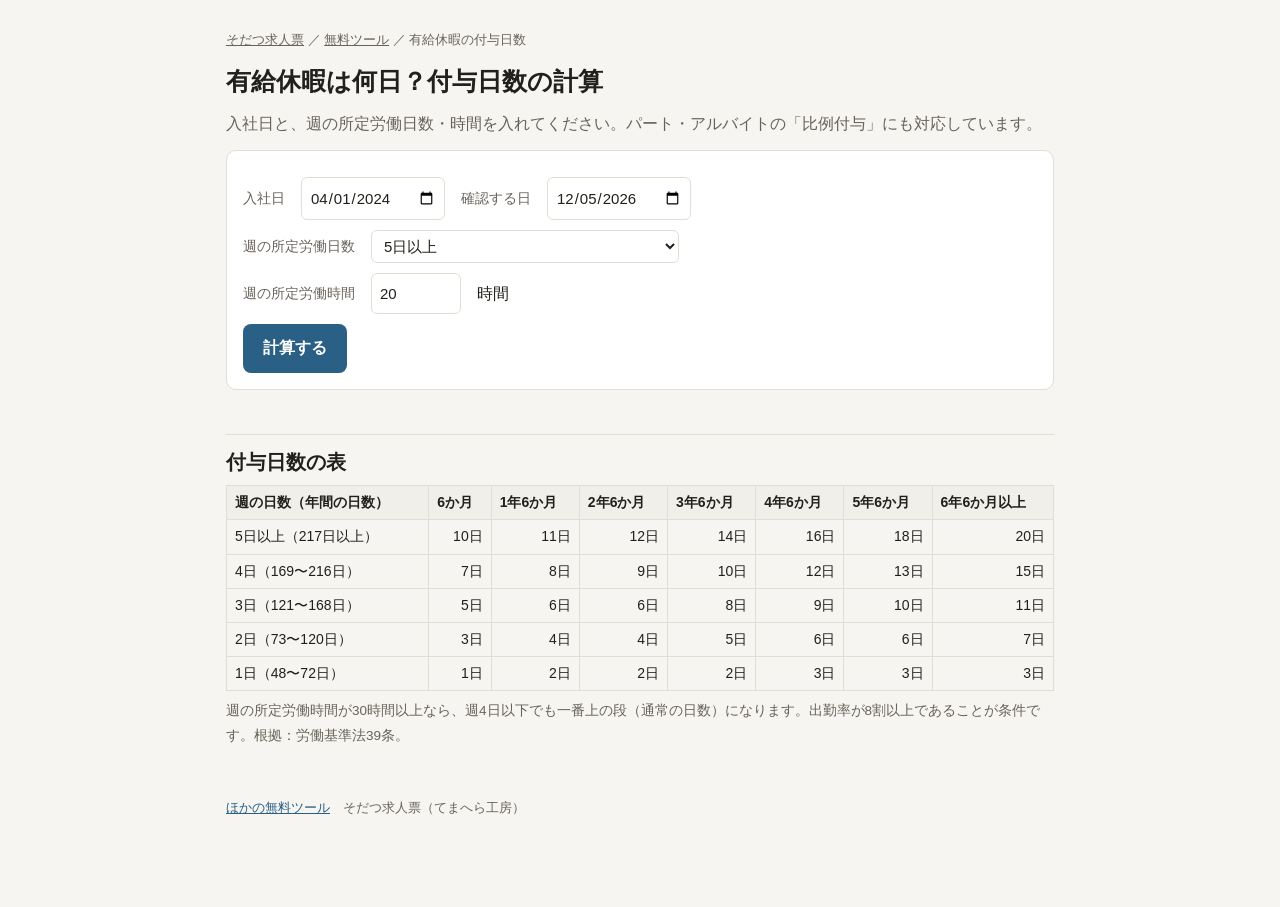
<file: kyujin/tools/yukyu/index.html>
<!doctype html>
<html lang="ja">
<head>
<meta charset="utf-8">
<meta name="viewport" content="width=device-width,initial-scale=1">
<title>有給休暇の付与日数 計算ツール｜パート・アルバイトの比例付与に対応</title>
<meta name="description" content="入社日と週の勤務日数・時間を入れると、年次有給休暇が何日付与されるかを計算します。パート・アルバイトの比例付与の表、次に増える日も表示します。">
<link rel="canonical" href="https://takaume1132-netizen.github.io/works/kyujin/tools/yukyu/">
<link rel="stylesheet" href="../../style.css">
</head>
<body>
<main>
<header class="top"><a href="../../">そだつ求人票</a> ／ <a href="../">無料ツール</a> ／ 有給休暇の付与日数</header>
<h1>有給休暇は何日？付与日数の計算</h1>
<p class="lead">入社日と、週の所定労働日数・時間を入れてください。パート・アルバイトの「比例付与」にも対応しています。</p>

<div class="card">
<div class="row"><label for="in">入社日</label><input id="in" type="date" value="2024-04-01"><label for="on">確認する日</label><input id="on" type="date"></div>
<div class="row"><label for="wd">週の所定労働日数</label>
<select id="wd"><option value="5">5日以上</option><option value="4">4日</option><option value="3">3日</option><option value="2">2日</option><option value="1">1日</option><option value="0">決まっていない（年間の日数で入れる）</option></select>
<span id="ydw" hidden><label for="yd">年間の所定労働日数</label><input id="yd" type="number" min="0" value="150" style="width:6em"> 日</span></div>
<div class="row"><label for="wh">週の所定労働時間</label><input id="wh" type="number" min="0" step="0.5" value="20" style="width:6em"> 時間</div>
<button class="btn" id="go">計算する</button>
</div>

<section id="result" hidden>
<div class="cta"><p id="main" style="font-size:20px;font-weight:600"></p><p id="sub"></p></div>
<p class="muted" id="note"></p>
</section>

<h2>付与日数の表</h2>
<div class="scroll"><table id="tbl"><thead><tr><th>週の日数（年間の日数）</th></tr></thead><tbody></tbody></table></div>
<p class="muted">週の所定労働時間が30時間以上なら、週4日以下でも一番上の段（通常の日数）になります。出勤率が8割以上であることが条件です。根拠：労働基準法39条。</p>

<footer><p><a href="../">ほかの無料ツール</a>　そだつ求人票（てまへら工房）</p></footer>
</main>
<script src="../../assets/tools.js"></script>
<script>
(function () {
  'use strict';
  var $ = function (id) { return document.getElementById(id); };
  var d = new Date();
  $('on').value = d.getFullYear() + '-' + ('0' + (d.getMonth() + 1)).slice(-2) + '-' + ('0' + d.getDate()).slice(-2);
  $('wd').addEventListener('change', function () { $('ydw').hidden = $('wd').value !== '0'; });
  function months(a, b) {
    var x = new Date(a), y = new Date(b);
    var m = (y.getFullYear() - x.getFullYear()) * 12 + (y.getMonth() - x.getMonth());
    if (y.getDate() < x.getDate()) m--;
    return m;
  }
  function add(a, m) { var x = new Date(a); x.setMonth(x.getMonth() + m); return x.getFullYear() + '年' + (x.getMonth() + 1) + '月' + x.getDate() + '日'; }
  $('go').addEventListener('click', function () {
    var m = months($('in').value, $('on').value), wd = +$('wd').value;
    var r = KyujinTools.yukyu({months: m, weekDays: wd || null, yearDays: wd ? null : +$('yd').value, weekHours: +$('wh').value});
    $('result').hidden = false;
    $('main').textContent = r.days ? '直近の付与は ' + r.days + '日（勤続' + r.step + '）' : 'まだ付与されていません';
    $('sub').textContent = r.next ? '次は ' + add($('in').value, r.next.months) + ' に ' + r.next.days + '日 付与されます。' : (r.days ? 'これ以上は増えません（毎年 ' + r.days + '日）。' : add($('in').value, 6) + ' に初めて付与されます。');
    $('note').textContent = (r.proportional ? 'パート・アルバイトの比例付与で計算しました。' : '') + r.note;
  });
  var head = document.querySelector('#tbl thead tr');
  KyujinTools.STEPS.forEach(function (s) { var th = document.createElement('th'); th.textContent = s; head.appendChild(th); });
  var labels = {5: '5日以上（217日以上）', 4: '4日（169〜216日）', 3: '3日（121〜168日）', 2: '2日（73〜120日）', 1: '1日（48〜72日）'};
  [5, 4, 3, 2, 1].forEach(function (k) {
    var tr = document.createElement('tr'), th = document.createElement('td'); th.textContent = labels[k]; tr.appendChild(th);
    KyujinTools.YUKYU[k].forEach(function (n) { var td = document.createElement('td'); td.className = 'n'; td.textContent = n + '日'; tr.appendChild(td); });
    document.querySelector('#tbl tbody').appendChild(tr);
  });
})();
</script>
</body>
</html>
</file>
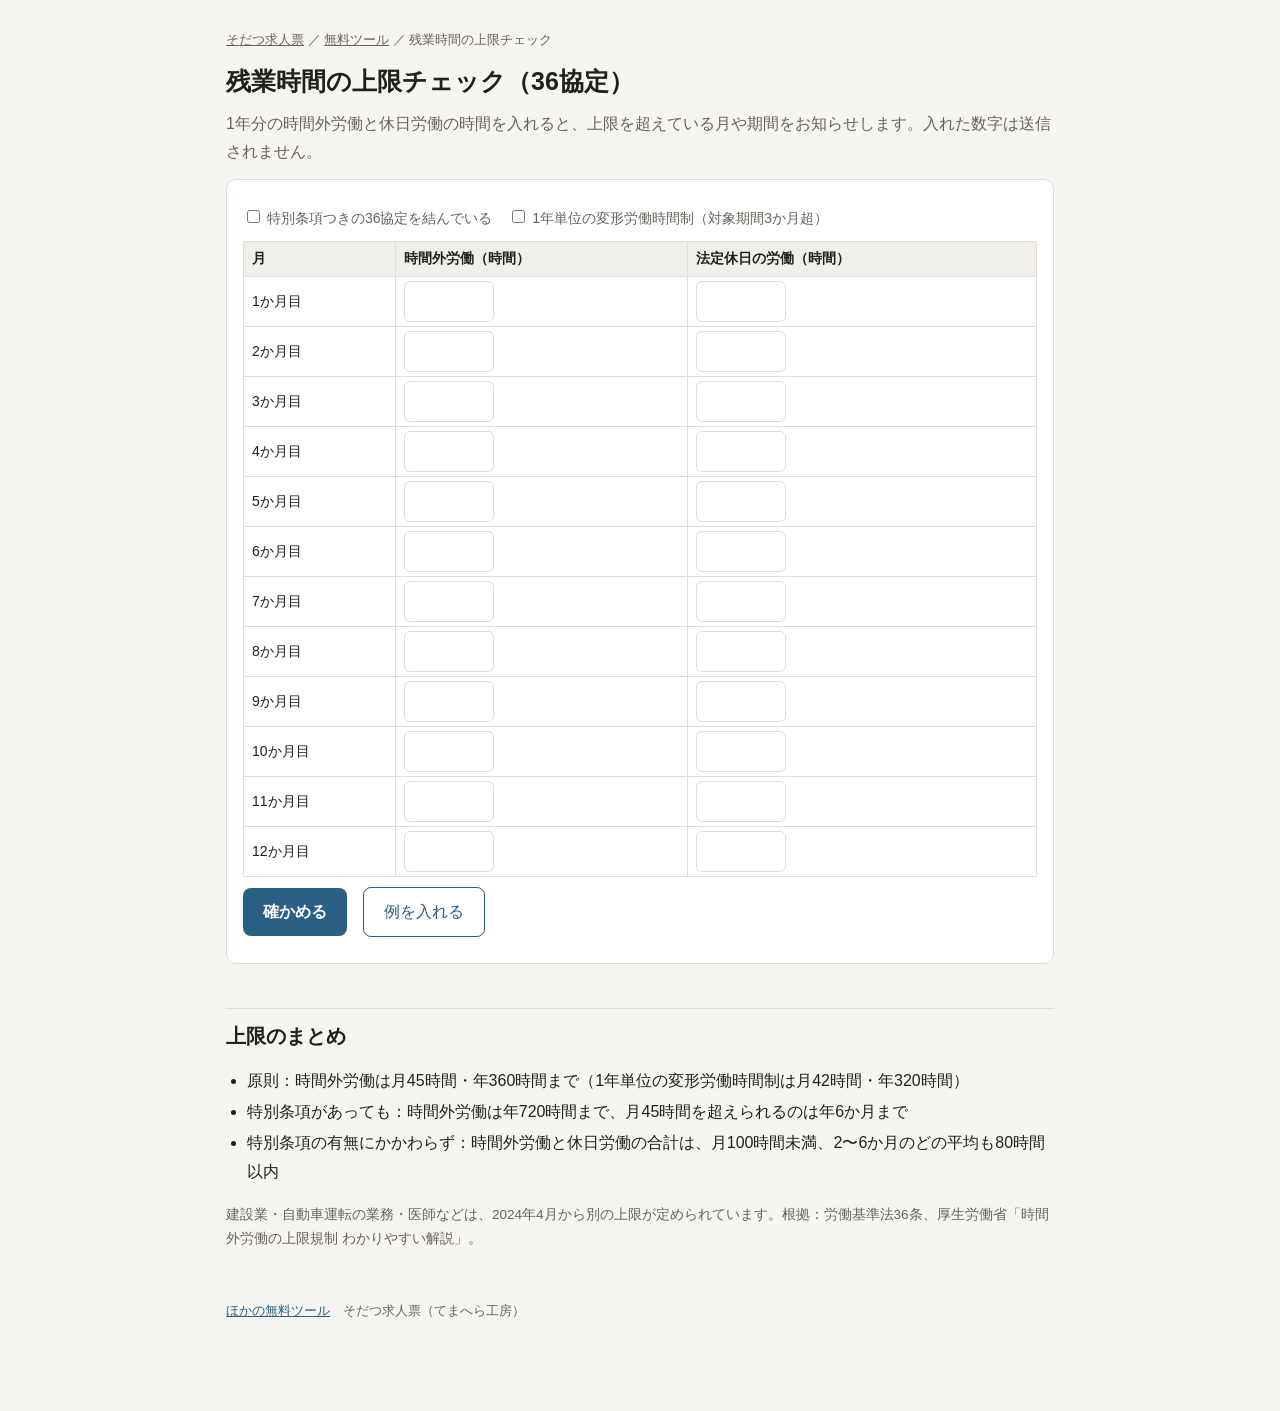
<file: kyujin/tools/zangyo/index.html>
<!doctype html>
<html lang="ja">
<head>
<meta charset="utf-8">
<meta name="viewport" content="width=device-width,initial-scale=1">
<title>残業時間の上限チェック｜36協定・特別条項（月45時間・年720時間・月100時間・平均80時間）</title>
<meta name="description" content="12か月分の時間外労働と休日労働の時間を入れると、36協定の上限（月45時間・年360時間、特別条項の年720時間・月100時間未満・2〜6か月平均80時間・年6回）を超えていないかを確かめます。">
<link rel="canonical" href="https://takaume1132-netizen.github.io/works/kyujin/tools/zangyo/">
<link rel="stylesheet" href="../../style.css">
</head>
<body>
<main>
<header class="top"><a href="../../">そだつ求人票</a> ／ <a href="../">無料ツール</a> ／ 残業時間の上限チェック</header>
<h1>残業時間の上限チェック（36協定）</h1>
<p class="lead">1年分の時間外労働と休日労働の時間を入れると、上限を超えている月や期間をお知らせします。入れた数字は送信されません。</p>

<div class="card">
<div class="row"><label><input id="sp" type="checkbox"> 特別条項つきの36協定を結んでいる</label>
<label><input id="hk" type="checkbox"> 1年単位の変形労働時間制（対象期間3か月超）</label></div>
<div class="scroll"><table id="in"><thead><tr><th>月</th><th>時間外労働（時間）</th><th>法定休日の労働（時間）</th></tr></thead><tbody></tbody></table></div>
<div class="row"><button class="btn" id="go">確かめる</button><button class="btn sub" id="ex">例を入れる</button></div>
</div>

<section id="result" hidden>
<div class="cta" id="verdict"></div>
<div id="list"></div>
<p class="muted" id="note"></p>
</section>

<h2>上限のまとめ</h2>
<ul>
<li>原則：時間外労働は月45時間・年360時間まで（1年単位の変形労働時間制は月42時間・年320時間）</li>
<li>特別条項があっても：時間外労働は年720時間まで、月45時間を超えられるのは年6か月まで</li>
<li>特別条項の有無にかかわらず：時間外労働と休日労働の合計は、月100時間未満、2〜6か月のどの平均も80時間以内</li>
</ul>
<p class="muted">建設業・自動車運転の業務・医師などは、2024年4月から別の上限が定められています。根拠：労働基準法36条、厚生労働省「時間外労働の上限規制 わかりやすい解説」。</p>

<footer><p><a href="../">ほかの無料ツール</a>　そだつ求人票（てまへら工房）</p></footer>
</main>
<script src="../../assets/tools.js"></script>
<script>
(function () {
  'use strict';
  var $ = function (id) { return document.getElementById(id); };
  var tb = document.querySelector('#in tbody');
  for (var i = 1; i <= 12; i++) {
    var tr = document.createElement('tr');
    tr.innerHTML = '<td>' + i + 'か月目</td><td><input type="number" min="0" step="0.5" class="ot" style="width:6em"></td><td><input type="number" min="0" step="0.5" class="hol" style="width:6em"></td>';
    tb.appendChild(tr);
  }
  function el(tag, cls, t) { var e = document.createElement(tag); e.className = cls || ''; e.textContent = t || ''; return e; }
  $('ex').addEventListener('click', function () {
    var ot = [30, 50, 85, 70, 40, 30, 20, 30, 60, 45, 30, 20], hol = [0, 0, 8, 0, 0, 0, 0, 0, 8, 0, 0, 0];
    document.querySelectorAll('.ot').forEach(function (x, i) { x.value = ot[i]; });
    document.querySelectorAll('.hol').forEach(function (x, i) { x.value = hol[i]; });
    $('sp').checked = true;
  });
  $('go').addEventListener('click', function () {
    var ots = document.querySelectorAll('.ot'), hols = document.querySelectorAll('.hol'), ms = [];
    for (var i = 0; i < 12; i++) ms.push({ot: +ots[i].value || 0, hol: +hols[i].value || 0});
    var r = KyujinTools.zangyo({months: ms, special: $('sp').checked, henkei: $('hk').checked});
    $('result').hidden = false;
    $('verdict').textContent = r.findings.length ? '上限を超えている所が ' + r.findings.length + '件 あります。' : '上限を超えている所はありません（年間の時間外労働 ' + r.totalOt + '時間）。';
    var list = $('list'); list.textContent = '';
    r.findings.forEach(function (f) { var b = el('div', 'f law'); b.appendChild(el('div', 't', f.title)); b.appendChild(el('div', 'd', f.detail)); list.appendChild(b); });
    $('note').textContent = r.note;
  });
})();
</script>
</body>
</html>
</file>
<file: kyujin/style.css>
:root{--bg:#f6f5f1;--card:#fff;--ink:#22201c;--sub:#68635a;--line:#e2ded4;--acc:#2a5f86;--acc2:#e7eff6;--law:#b3261e;--law2:#fbe9e7;--miss:#a15c00;--miss2:#fdf1df;--hint:#2a6f4f;--hint2:#e6f2ec;--code:#f1efe9}
@media (prefers-color-scheme:dark){:root:not([data-theme="light"]){--bg:#171918;--card:#202322;--ink:#ecebe6;--sub:#a3a199;--line:#353937;--acc:#7db4dc;--acc2:#1d2b36;--law:#f2a39b;--law2:#3a1f1c;--miss:#f0c070;--miss2:#3a2d16;--hint:#86d1aa;--hint2:#1b3127;--code:#272a29}}
:root[data-theme="dark"]{--bg:#171918;--card:#202322;--ink:#ecebe6;--sub:#a3a199;--line:#353937;--acc:#7db4dc;--acc2:#1d2b36;--law:#f2a39b;--law2:#3a1f1c;--miss:#f0c070;--miss2:#3a2d16;--hint:#86d1aa;--hint2:#1b3127;--code:#272a29}
*{box-sizing:border-box}
html{-webkit-text-size-adjust:100%}
body{margin:0;background:var(--bg);color:var(--ink);font:16px/1.8 "Hiragino Sans","Noto Sans JP","Yu Gothic UI",sans-serif}
main{max-width:860px;margin:0 auto;padding:28px 16px 80px}
header.top{font-size:13px;color:var(--sub);margin-bottom:12px}
header.top a{color:var(--sub)}
h1{font-size:25px;line-height:1.45;margin:0 0 10px}
h2{font-size:20px;line-height:1.5;margin:44px 0 8px;padding-top:12px;border-top:1px solid var(--line)}
h2.first{border-top:0;margin-top:24px}
h3{font-size:16px;margin:18px 0 4px}
p{margin:8px 0}
a{color:var(--acc)}
.lead{color:var(--sub)}
.card{background:var(--card);border:1px solid var(--line);border-radius:10px;padding:16px;margin:12px 0}
textarea{width:100%;min-height:260px;padding:10px;border:1px solid var(--line);border-radius:8px;background:var(--card);color:var(--ink);font:inherit;font-size:15px;line-height:1.7;resize:vertical}
select{padding:6px 8px;border:1px solid var(--line);border-radius:6px;background:var(--card);color:var(--ink);font:inherit;font-size:15px;max-width:100%}
label{font-size:14px;color:var(--sub)}
.row{display:flex;flex-wrap:wrap;gap:8px 16px;align-items:center;margin:10px 0}
.btn{display:inline-block;background:var(--acc);color:#fff;border:0;border-radius:8px;padding:10px 20px;font:inherit;font-weight:600;cursor:pointer;text-decoration:none}
.btn.sub{background:transparent;color:var(--acc);border:1px solid var(--acc);font-weight:400}
.muted{color:var(--sub);font-size:13.5px}
.counts{display:grid;grid-template-columns:repeat(3,1fr);gap:8px;margin:12px 0}
.counts div{border-radius:8px;padding:8px 4px;text-align:center;font-size:12.5px;line-height:1.4;word-break:keep-all}
.counts b{display:block;font-size:24px}
.c-law{background:var(--law2);color:var(--law)}
.c-missing{background:var(--miss2);color:var(--miss)}
.c-hint{background:var(--hint2);color:var(--hint)}
.f{border-left:4px solid var(--line);background:var(--card);border-radius:0 8px 8px 0;padding:10px 12px;margin:8px 0}
.f.law{border-left-color:var(--law)}
.f.missing{border-left-color:var(--miss)}
.f.hint{border-left-color:var(--hint)}
.f .t{font-weight:600}
.f .w{font-size:13.5px;background:var(--code);border-radius:4px;padding:2px 6px;margin:4px 0;word-break:break-all}
.f .d{font-size:14px;color:var(--sub);margin:4px 0}
.f .x{font-size:14px}
.f .x::before{content:"直し方：";font-weight:600}
.group-title{font-size:15px;font-weight:600;margin:18px 0 4px}
table{border-collapse:collapse;width:100%;font-size:14px}
th,td{border:1px solid var(--line);padding:4px 8px;text-align:left}
th{background:var(--code);font-weight:600}
td.n{text-align:right;white-space:nowrap}
.scroll{overflow-x:auto}
.cta{background:var(--acc2);border-radius:10px;padding:16px;margin:20px 0}
.cta p{margin:4px 0}
.ba{display:grid;grid-template-columns:1fr 1fr;gap:10px}
@media (max-width:640px){.ba{grid-template-columns:1fr}}
.ba pre{white-space:pre-wrap;word-break:break-all;background:var(--card);border:1px solid var(--line);border-radius:8px;padding:10px;font-family:inherit;font-size:13.5px;line-height:1.7;margin:4px 0;max-height:520px;overflow:auto}
.ba .h{font-size:13px;font-weight:600;color:var(--sub)}
.tag{display:inline-block;font-size:12px;padding:0 8px;border-radius:999px;background:var(--acc2);color:var(--acc)}
ul,ol{padding-left:1.3em}
li{margin:2px 0}
.price td:last-child{text-align:right;white-space:nowrap}
.faq dt{font-weight:600;margin-top:14px}
.faq dt::before{content:"Q. ";color:var(--acc)}
.faq dd{margin:2px 0 0}
.flow{counter-reset:s;list-style:none;padding:0}
.flow li{counter-increment:s;position:relative;padding:6px 0 6px 40px}
.flow li::before{content:counter(s);position:absolute;left:0;top:6px;width:28px;height:28px;border-radius:50%;background:var(--acc);color:#fff;text-align:center;line-height:28px;font-size:14px;font-weight:600}
.report{white-space:pre-wrap;background:var(--card);border:1px solid var(--line);border-radius:8px;padding:12px;font-size:14px}
footer{margin-top:48px;font-size:13px;color:var(--sub)}
input[type=number],input[type=date]{padding:6px 8px;border:1px solid var(--line);border-radius:6px;background:var(--card);color:var(--ink);font:inherit;font-size:15px;max-width:100%}
.card h3{margin-top:0}
.card h3 a{text-decoration:none}
</file>
